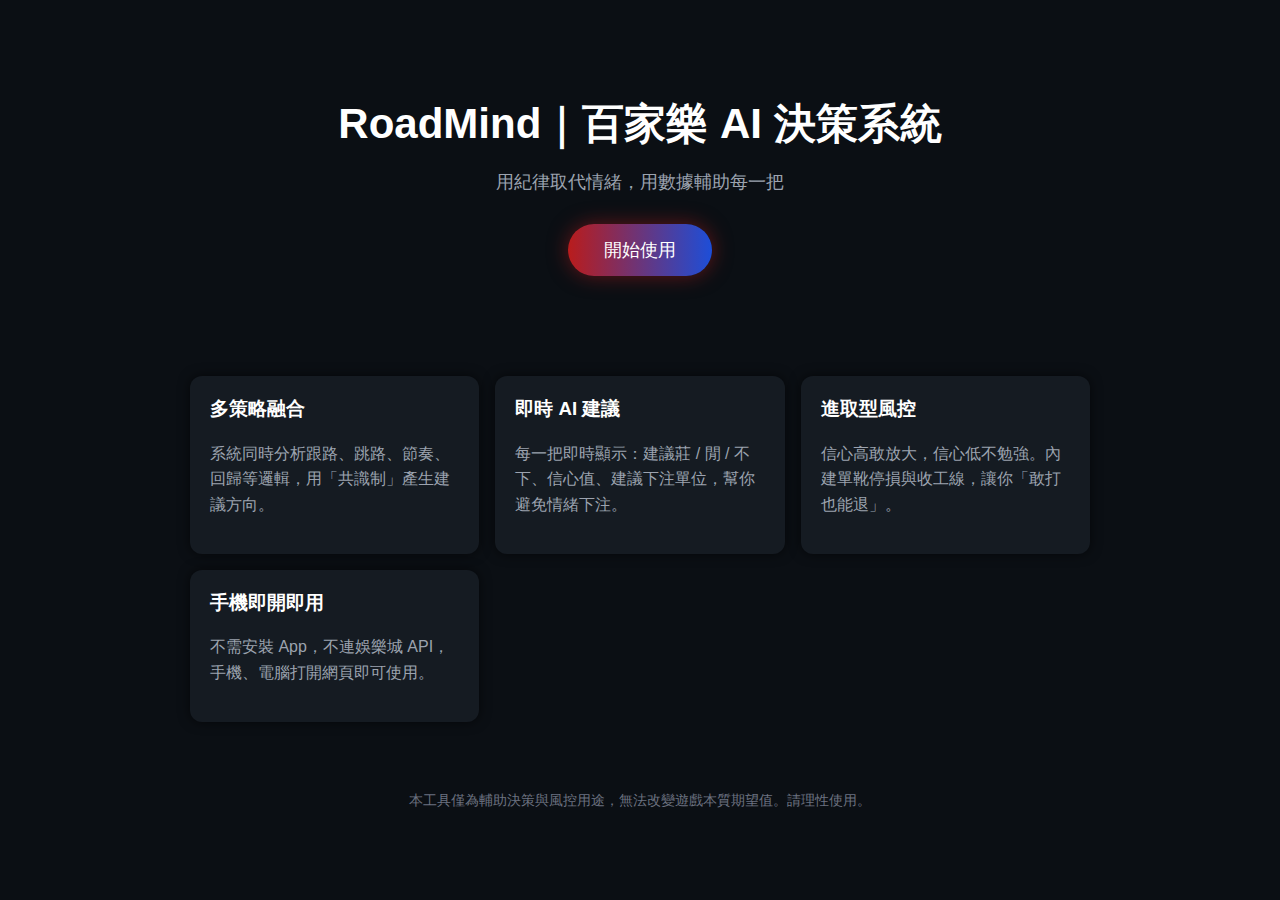
<file: landing.html>
<!DOCTYPE html>
<html lang="zh-Hant">
<head>
<meta charset="UTF-8">
<title>RoadMind｜百家樂 AI 決策系統</title>
<link rel="stylesheet" href="style.css">
<style>
.hero{text-align:center;padding:60px 20px;}
.hero h1{font-size:42px;margin-bottom:12px;color:#fff;}
.hero p{color:#9ca3af;font-size:18px;margin-bottom:30px;}
.cta{display:inline-block;padding:14px 36px;background:linear-gradient(90deg,#b91c1c,#1d4ed8);color:#fff;border-radius:999px;font-size:18px;text-decoration:none;box-shadow:0 0 20px rgba(185,28,28,.5);}
.section{max-width:900px;margin:auto;padding:40px 20px;}
.cards{display:grid;grid-template-columns:repeat(auto-fit,minmax(240px,1fr));gap:16px;}
.card{background:#151b22;padding:20px;border-radius:12px;box-shadow:0 0 12px rgba(0,0,0,.6);}
.card h3{margin-top:0;color:#fff;}
.card p{color:#9ca3af;line-height:1.6;}
.footer{text-align:center;color:#6b7280;padding:30px 0;font-size:14px;}
</style>
</head>
<body style="background:#0b0f14;color:#eee">

<div class="hero">
  <h1>RoadMind｜百家樂 AI 決策系統</h1>
  <p>用紀律取代情緒，用數據輔助每一把</p>
  <a class="cta" href="index.html">開始使用</a>
</div>

<div class="section">
<div class="cards">
  <div class="card">
    <h3>多策略融合</h3>
    <p>系統同時分析跟路、跳路、節奏、回歸等邏輯，用「共識制」產生建議方向。</p>
  </div>
  <div class="card">
    <h3>即時 AI 建議</h3>
    <p>每一把即時顯示：建議莊 / 閒 / 不下、信心值、建議下注單位，幫你避免情緒下注。</p>
  </div>
  <div class="card">
    <h3>進取型風控</h3>
    <p>信心高敢放大，信心低不勉強。內建單靴停損與收工線，讓你「敢打也能退」。</p>
  </div>
  <div class="card">
    <h3>手機即開即用</h3>
    <p>不需安裝 App，不連娛樂城 API，手機、電腦打開網頁即可使用。</p>
  </div>
</div>
</div>

<div class="footer">
本工具僅為輔助決策與風控用途，無法改變遊戲本質期望值。請理性使用。
</div>

</body>
</html>
</file>
<file: style.css>
body { font-family: sans-serif; background:#0b0f14; color:#eee; }
.app { max-width: 900px; margin:auto; padding:20px; }
.panel { background:#151b22; padding:20px; border-radius:12px; }
button { padding:8px 14px; margin:4px; cursor:pointer; }
</file>
